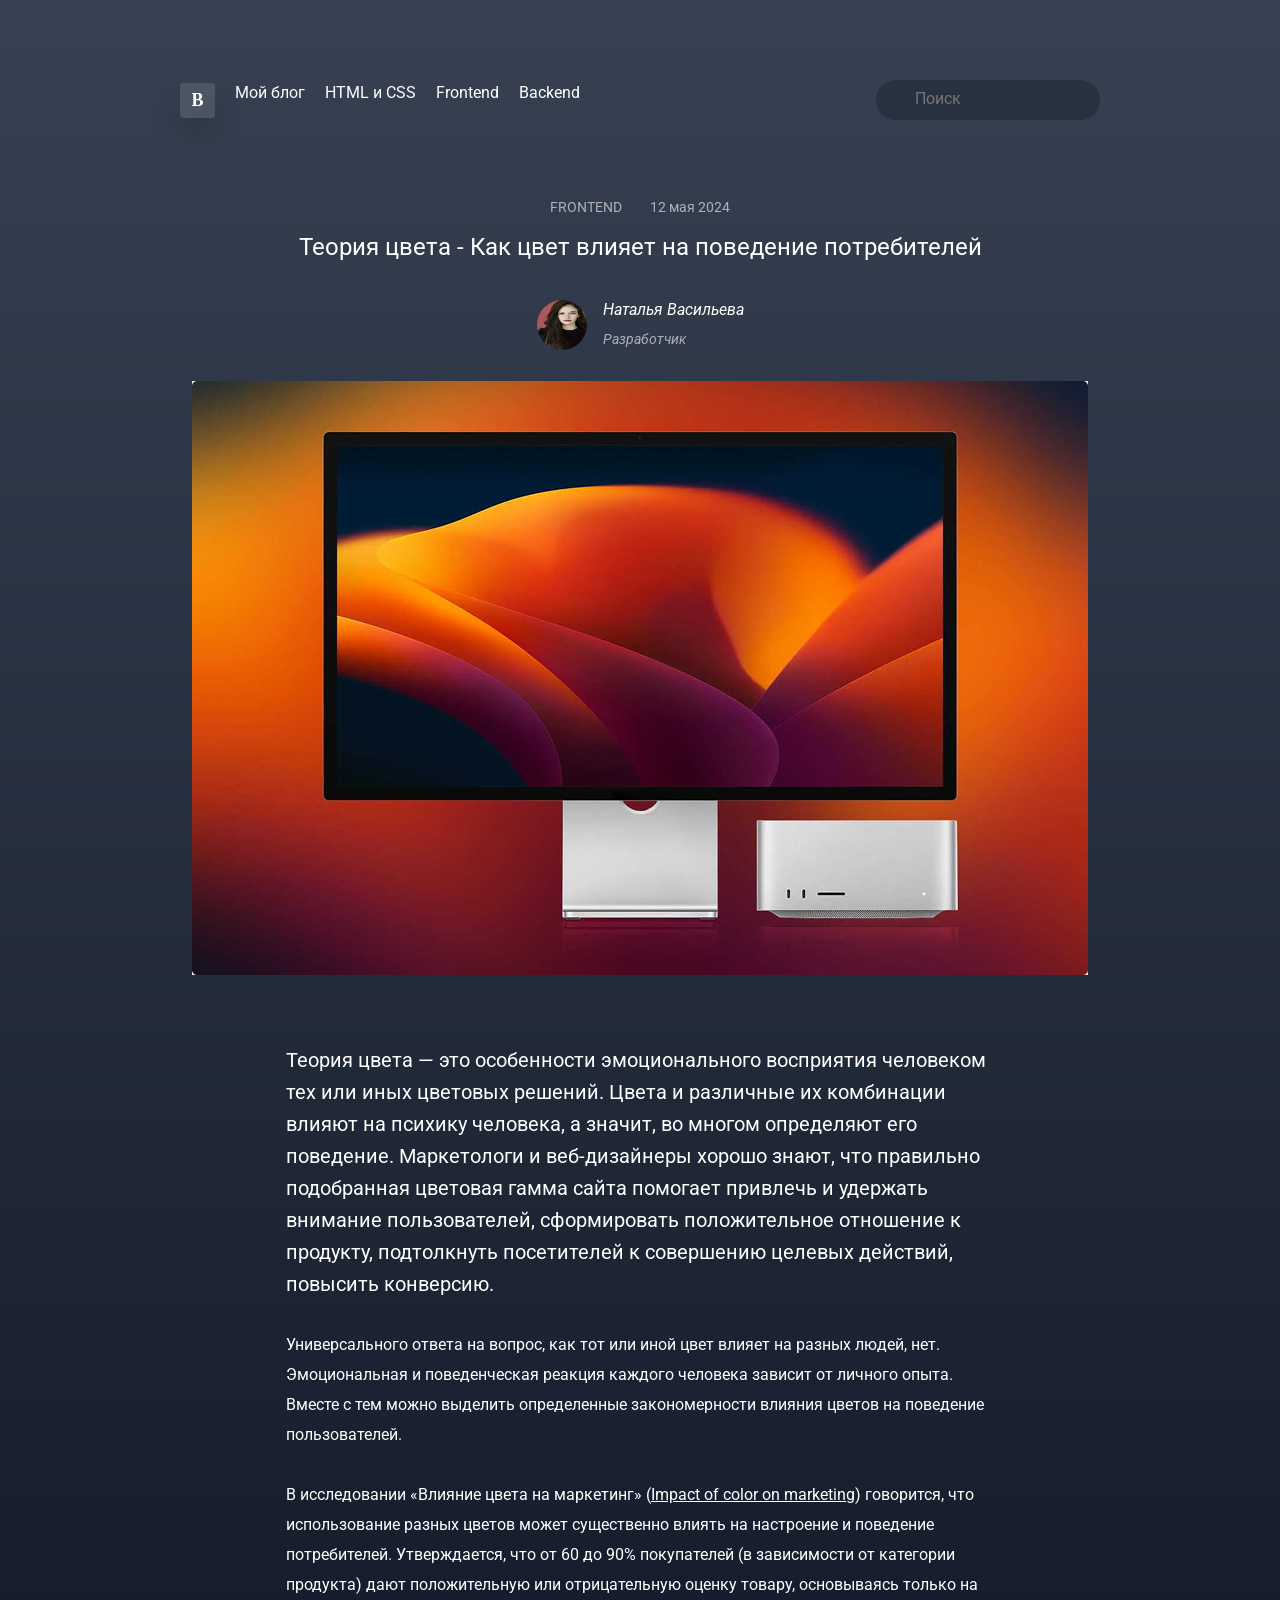
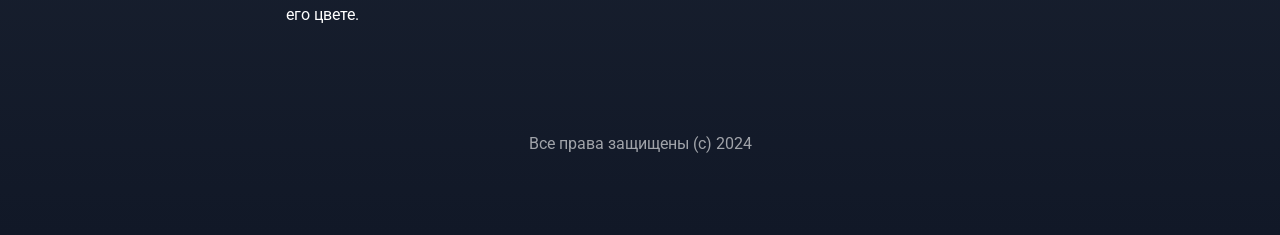
<file: 1-Blog/index.html>
<!doctype html>
<html lang="ru">
  <head>
    <meta charset="UTF-8" />
    <meta name="viewport" content="width=device-width, initial-scale=1.0" />
    <title>Мой блог</title>
    <link rel="stylesheet" href="styles/styles.css" />
    <link rel="preconnect" href="https://fonts.googleapis.com" />
    <link rel="preconnect" href="https://fonts.gstatic.com" crossorigin />
    <link
      href="https://fonts.googleapis.com/css2?family=Roboto:ital,wght@0,100..900;1,100..900&display=swap"
      rel="stylesheet"
    />
  </head>
  <body>
    <header>
      <nav>
        <ul>
          <li><a class="blog-link" href="#">B</a></li>
          <li><a class="link myBlogLink" href="#">Мой блог</a></li>
          <li><a class="link htmlLink" href="#">HTML и CSS</a></li>
          <li><a class="link frontLink" href="#">Frontend</a></li>
          <li><a class="link backLink" href="#">Backend</a></li>
        </ul>
        <label for="search"></label>
        <input type="text" placeholder="Поиск" id="search" />
      </nav>
    </header>
    <main>
      <article>
        <header>
          <div class="blog-name">
            <p class="special">FRONTEND</p>
            <time class="datetime" datetime="2024-05-12">12 мая 2024</time>
          </div>
          <h1 class="title">
            Теория цвета - Как цвет влияет на поведение потребителей
          </h1>
          <address class="address">
            <img src="./images/image1.png" alt="Наталья Васильева" />
            <div class="nameProf">
              <p class="name">Наталья Васильева</p>
              <p class="developer">Разработчик</p>
            </div>
          </address>
        </header>
        <img src="./images/image2.jpg" alt="Ноутбук" class="main-img" />
        <section class="main-section">
          <p class="text-upper">
            Теория цвета — это особенности эмоционального восприятия человеком
            тех или иных цветовых решений. Цвета и различные их комбинации
            влияют на психику человека, а значит, во многом определяют его
            поведение. Маркетологи и веб-дизайнеры хорошо знают, что правильно
            подобранная цветовая гамма сайта помогает привлечь и удержать
            внимание пользователей, сформировать положительное отношение к
            продукту, подтолкнуть посетителей к совершению целевых действий,
            повысить конверсию.
          </p>
          <p class="text text-1">
            Универсального ответа на вопрос, как тот или иной цвет влияет на
            разных людей, нет. Эмоциональная и поведенческая реакция каждого
            человека зависит от личного опыта. Вместе с тем можно выделить
            определенные закономерности влияния цветов на поведение
            пользователей.
          </p>
          <p class="text text-2">
            В исследовании «Влияние цвета на маркетинг» (<span class="span"
              >Impact of color on marketing</span
            >) говорится, что использование разных цветов может существенно
            влиять на настроение и поведение потребителей. Утверждается, что от
            60 до 90% покупателей (в зависимости от категории продукта) дают
            положительную или отрицательную оценку товару, основываясь только на
            его цвете.
          </p>
        </section>
      </article>
    </main>
    <footer>
      <small class="foot-text">Все права защищены (c) 2024</small>
    </footer>
  </body>
</html>
</file>
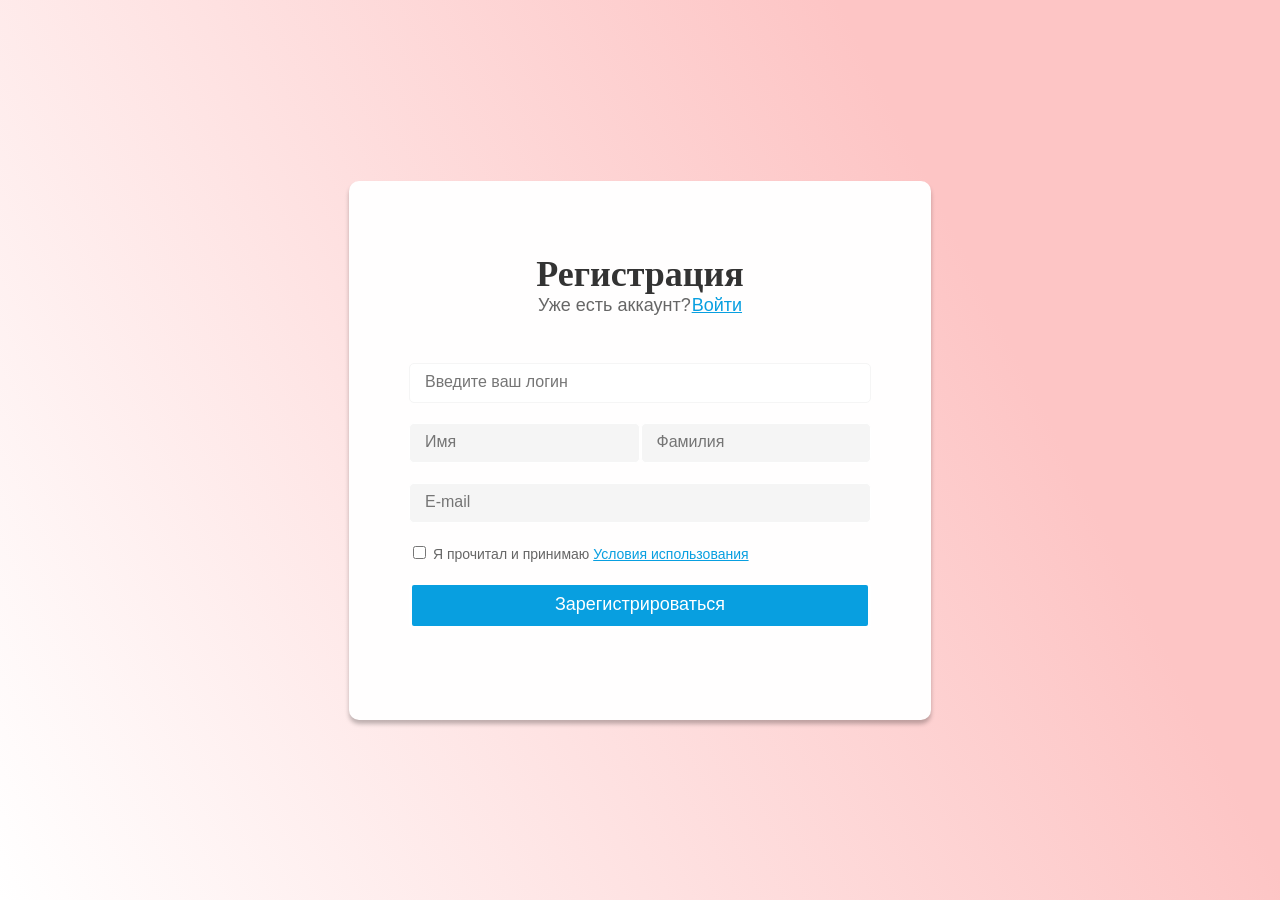
<file: 2-Form/index.html>
<!doctype html>
<html lang="en">
  <head>
    <meta charset="UTF-8" />
    <meta name="viewport" content="width=device-width, initial-scale=1.0" />
    <title>Form</title>
    <link rel="stylesheet" href="./styles/style.css" />
  </head>
  <body>
    <main>
      <section class="form">
        <div class="registred">
          <h1 class="register">Регистрация</h1>
          <div class="account">
            <p class="text">Уже есть аккаунт?</p>
            <a class="link" href="#">Войти</a>
          </div>
        </div>
        <form action="#" method="post">
          <input
            type="text"
            id="username"
            name="username"
            placeholder="Введите ваш логин"
          />
          <div class="namesurname">
            <input type="text" id="name" placeholder="Имя" name="name" />
            <input
              type="text"
              id="surname"
              placeholder="Фамилия"
              name="surname"
            />
          </div>
          <input type="email" id="email" placeholder="E-mail" name="email" />
          <label class="checkbox"
            ><input type="checkbox" name="agree" required id="checkbox" /> Я
            прочитал и принимаю
            <a class="link-under" id="bottom-a" href="#"
              >Условия использования</a
            ></label
          >
          <button class="button" type="submit">Зарегистрироваться</button>
        </form>
      </section>
    </main>
  </body>
</html>
</file>
<file: 1-Blog/styles/styles.css>
* {
  font-family: "Roboto", sans-serif;
  box-sizing: border-box;
}

body {
  background: linear-gradient(180deg, #374151 0%, #111827 100%);
  margin: 0 auto;
  max-width: 1440px;
}

nav {
  display: flex;
  padding: 80px 180px;
  max-width: 1440px;
  justify-content: space-between;
  align-items: center;
}

ul {
  list-style-type: none;
  display: flex;
  margin: 0px;
  padding: 0px;
  gap: 20px;
}

nav input {
  font-weight: 400;
  font-size: 16px;
  line-height: 100%;
  letter-spacing: 0%;
  background-color: rgba(31, 41, 55, 0.6);
  color: #ffffff;
  border-radius: 100px;
}

.blog-link {
  font-family: Source Sans Pro;
  font-weight: 600;
  font-size: 18px;
  line-height: 100%;
  letter-spacing: 0%;
  color: #ffffff;
  text-decoration: none;
  background-color: #4b5563;
  box-shadow: 0px 15px 30px 0px #00000026;
  display: flex;
  justify-content: center;
  align-items: center;
  width: 35px;
  height: 35px;
  border-radius: 3px;
}

.link {
  font-weight: 400;
  font-size: 16px;
  color: #ffffff;
  text-decoration: none;
}

#search {
  background-color: rgba(31, 41, 55, 0.6);
  border-radius: 100px;
  font-size: 16px;
  line-height: 100%;
  letter-spacing: 0%;
  width: 224px;
  height: 40px;
  padding: 9px 12px 12px 39px;
  margin: 0;
  border: none;
}

.blog-name {
  display: flex;
  gap: 28px;
  justify-content: center;
  align-items: center;
  margin-bottom: 14px;
}

.special,
.datetime,
.developer {
  font-weight: 400;
  font-size: 14px;
  color: rgba(255, 255, 255, 0.6);
}

.special,
.datetime {
  line-height: 100%;
}

.title {
  font-weight: 400;
  font-size: 24px;
  line-height: 38px;
  color: #ffffff;
  margin: 0 auto 30px;
  display: flex;
  justify-content: center;
  align-items: center;
}

.address {
  margin: 0px auto 28px;
  display: flex;
  justify-content: center;
  align-items: center;
  gap: 16px;
}

.nameProf {
  display: flex;
  flex-direction: column;
  gap: 1px;
}

.address img {
  border-radius: 50%;
  width: 50px;
  height: 50px;
  display: block;
}

.special,
.name,
.developer {
  margin: 0;
}

.name {
  font-weight: 400;
  font-size: 16px;
  line-height: 28px;
  color: #ffffff;
}

.developer {
  line-height: 28px;
}

.main-img {
  width: 896px;
  height: 594px;
  margin: 0 auto 69px;
  display: flex;
  justify-content: center;
  align-items: center;
}

.text-upper {
  font-weight: 400;
  font-size: 20px;
  line-height: 32px;
  color: #ffffff;
  margin: 0;
}

.text {
  font-weight: 400;
  font-size: 16px;
  line-height: 30px;
  color: #ffffff;
  margin: 0;
}

.main-section {
  display: flex;
  flex-direction: column;
  max-width: 708px;
  margin: 0px auto 100px;
  gap: 30px;
}

.span {
  text-decoration: underline;
}

.foot-text {
  font-weight: 400;
  font-size: 16px;
  line-height: 28px;
  color: rgba(255, 255, 255, 0.6);
  display: flex;
  align-items: center;
  justify-content: center;
}

footer {
  margin-bottom: 77px;
}
</file>
<file: 2-Form/styles/style.css>
* {
  font-family: "Open Sans", sans-serif;
  box-sizing: border-box;
}

body {
  margin: 0;
}

html {
  background: linear-gradient(
    243.18deg,
    #fdc5c5 25.45%,
    rgba(242, 152, 222, 0) 100%
  );
}

main {
  display: flex;
  justify-content: center;
  align-items: center;
  min-height: 100vh;
}

.form {
  background-color: #fffefe;
  box-shadow: 0px 4px 4px 0px rgba(0, 0, 0, 0.25);
  display: flex;
  flex-direction: column;
  gap: 47px;
  border-radius: 10px;
  width: 582px;
  padding: 72px 60px 91px;
}

.registred {
  display: flex;
  flex-direction: column;
  align-items: center;
}

.account {
  display: flex;
  flex-direction: row;
  align-items: baseline;
  gap: 1px;
}

form {
  display: flex;
  flex-direction: column;
  gap: 20px;
}

.register {
  font-family: Open Sans;
  font-weight: 700;
  font-size: 36px;
  color: #333333;
  margin: 0;
}

.text {
  color: #666666;
  font-size: 18px;
  font-weight: 400;
  margin: 0;
}

.link {
  color: #089fe0;
  font-size: 18px;
  font-weight: 400;
}

#username {
  background-color: #ffffff;
  font-size: 16px;
  border: 1px solid #f5f5f5;
}

#name,
#surname,
#email {
  background-color: #f5f5f5;
  font-size: 16px;
  font-weight: 400;
}

.button {
  background-color: #089fe0;
  color: #ffffff;
  font-size: 18px;
  border-radius: 5px;
  padding: 9px 15px 11px;
  border: 3px solid #ffffff;
}

.checkbox {
  color: #666666;
  font-size: 14px;
  font-weight: 400;
}

.link-under {
  font-weight: 400;
  color: #089fe0;
  font-size: 14px;
}

input {
  border-radius: 5px;
  padding: 9px 15px 11px;
  border: 1px solid #ffffff;
}

.namesurname {
  display: flex;
  gap: 1px;
}

.namesurname input {
  flex: 1;
  min-width: 0;
}
</file>
